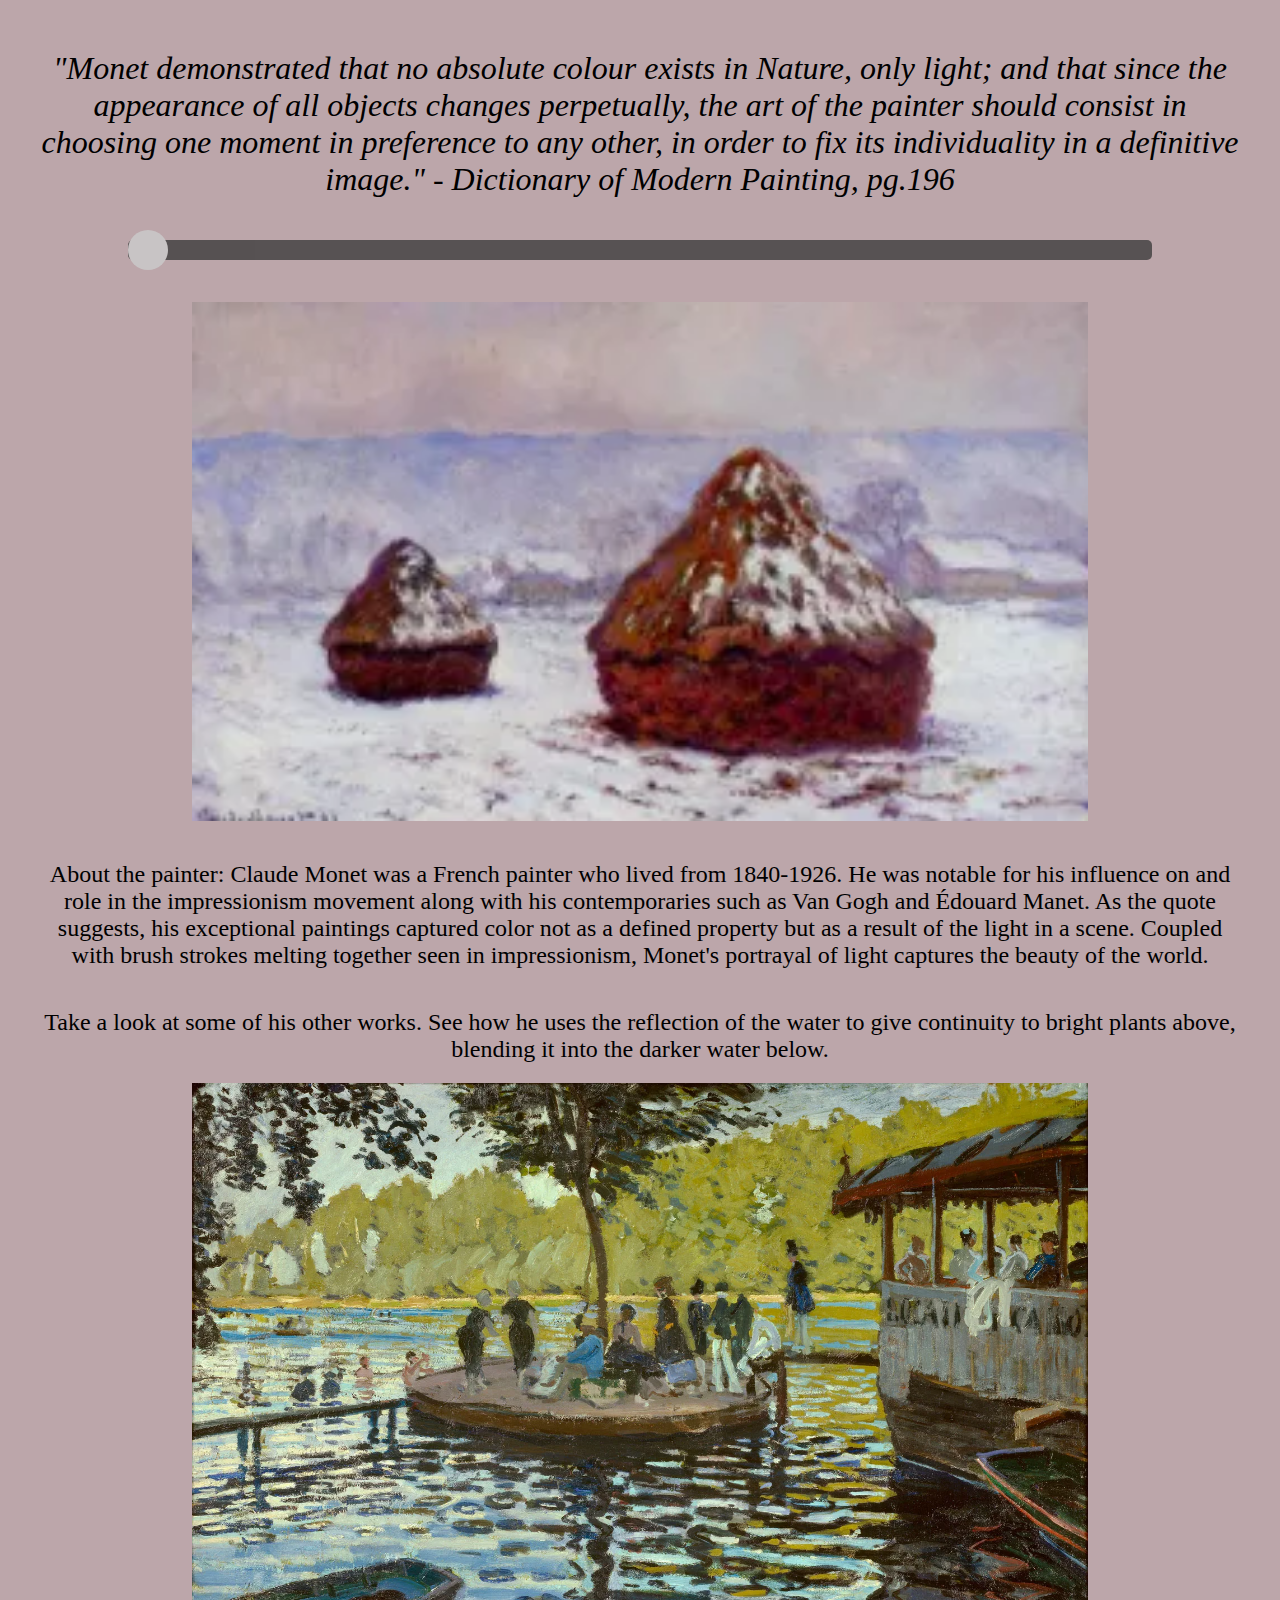
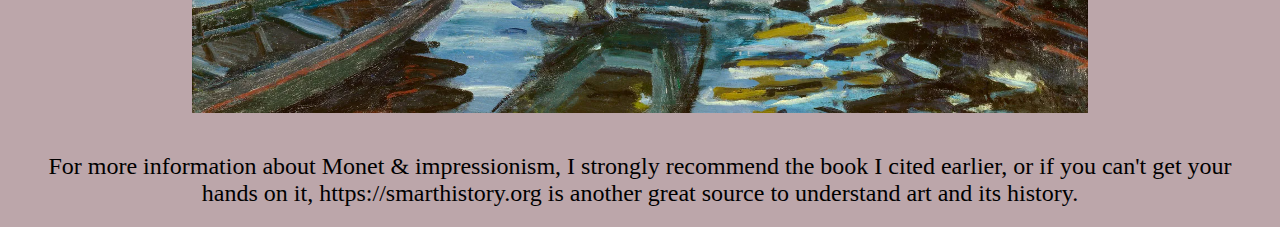
<file: Monet/index.html>
<!DOCTYPE html>
<html lang="en">

<link rel="stylesheet" href="style.css">


    <head></head>

    <header id="header">"Monet demonstrated that no absolute colour
        exists in Nature, only light; and that since the appearance of all objects changes perpetually, the
        art of the painter should consist in choosing one moment in preference to any other, in order to
        fix its individuality in a definitive image." - Dictionary of Modern Painting, pg.196</header>

    <div id="slideContainer" class="slidecontainer">
        <input type="range" min="1" max="4" value="1" class="slider" id="myRange">
    </div>
    
    <div id="imageContainer">
        <img id="sliderImage" src="mm1.png" alt="Slider Image">
    </div>


    <p id="body">
        About the painter: Claude Monet was a French painter who lived from 1840-1926. He was notable for his 
        influence on and role in the impressionism movement along with his contemporaries such as Van Gogh and Édouard Manet.
        As the quote suggests, his exceptional paintings captured color not as a defined property but as a result of the light in a scene.
        Coupled with brush strokes melting together seen in impressionism, Monet's portrayal of light captures the beauty of the world.
    </p>

    <p id="body2"> Take a look at some of his other works. See how he uses the reflection of the water to give continuity to bright plants above, blending it into the darker water below. </p>

    <div id="imageContainer2">
        <img id="sliderImage" src="aaaa.webp" alt="Slider Image">
    </div>

    <p id="body3"> For more information about Monet & impressionism, I strongly recommend the book I cited earlier, or if you can't get your hands on it,
        https://smarthistory.org is another great source to understand art and its history. </p>

    <script src="scripts.js"></script>

</html>
</file>
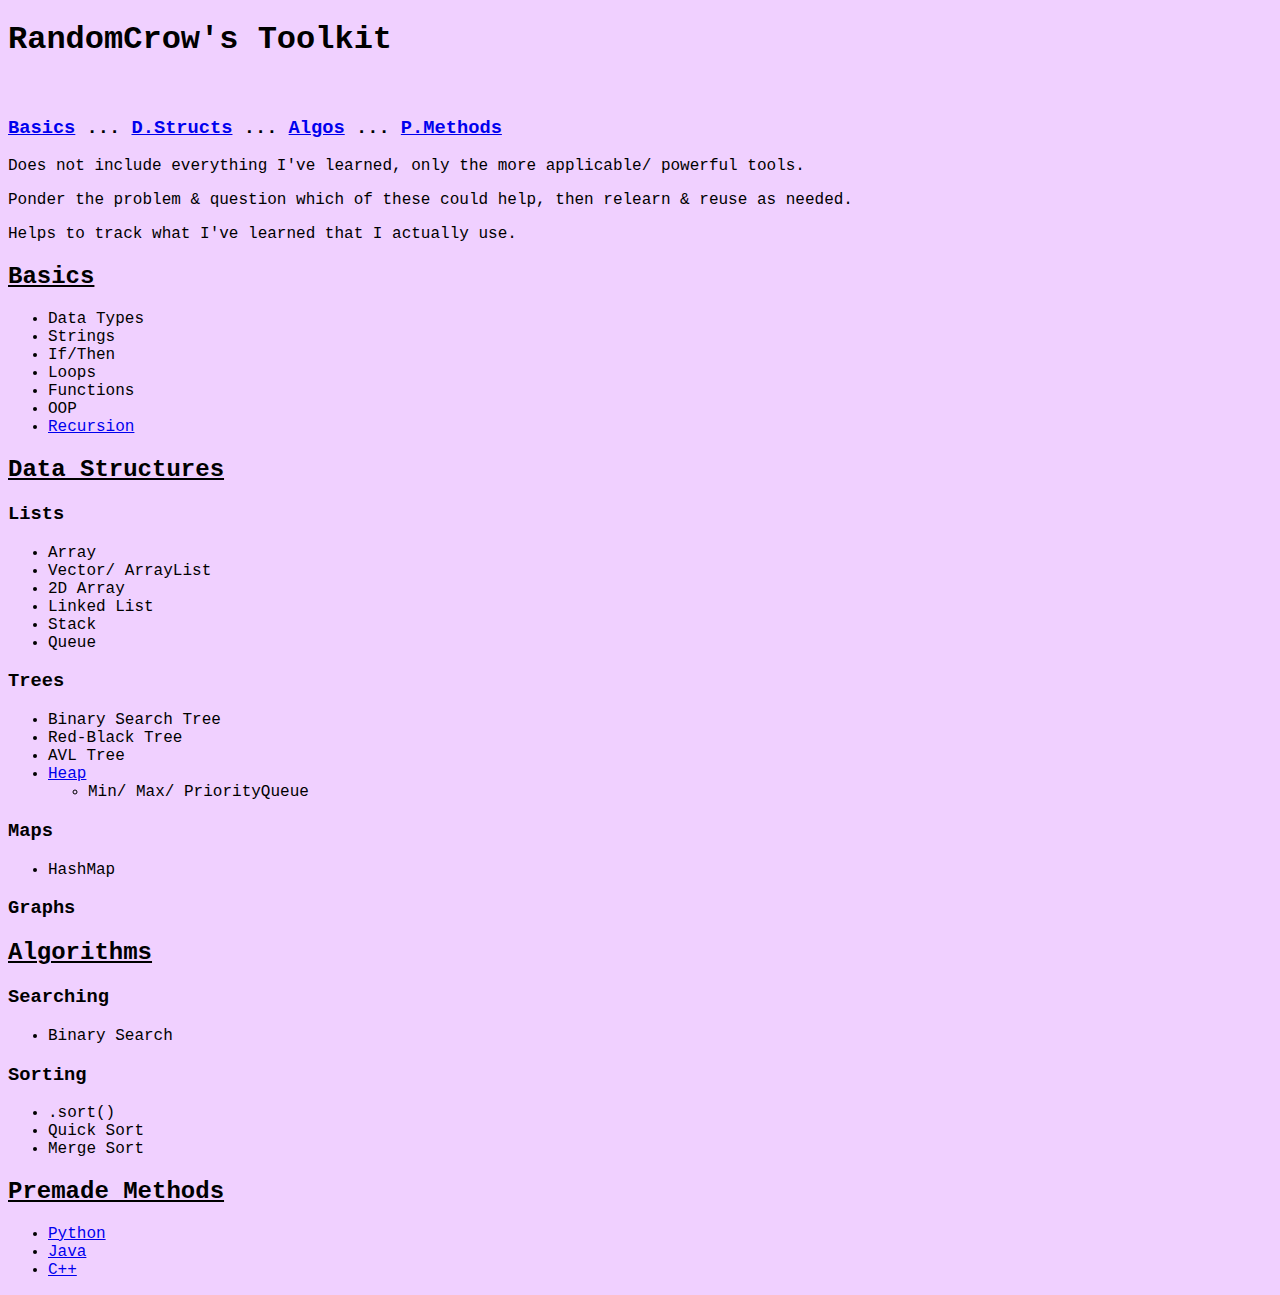
<file: toolkit/index.html>
<!DOCTYPE HTML>
<head>

    <title>RandomCrow :3</title>
    <meta name = "authors" content = "RandomCrow">
    <link rel="stylesheet" href="styles.css">
    <link rel="stylesheet" href="https://fonts.googleapis.com/css?family=Sofia&effect=emboss">

</head>

<body>
    <!--img src="lain dancing.gif" id = "leftGif2"-->


    <h1>RandomCrow's Toolkit</h1>
    </br>

    <h3><a href="#sect1">Basics</a>   ...    <a href="#sect2">D.Structs</a>   ...    <a href="#sect3">Algos</a>   ...    <a href="#sect4">P.Methods</a></h3>

    <p>Does not include everything I've learned, only the more applicable/ powerful tools.</p>
    <p>Ponder the problem & question which of these could help, then relearn & reuse as needed.</p>
    <p>Helps to track what I've learned that I actually use.</p>



    
<div id="sect1">
    <h2>Basics</h2>
    <ul>
        <li>Data Types</li>
        <li>Strings</li>
        <li>If/Then</li>
        <li>Loops</li>
        <li>Functions</li>
        <li>OOP</li>
        <li><a href="https://codingbat.com/java/Recursion-1">Recursion</a></li>
    </ul>
</div>




<div id="sect2">
    <h2>Data Structures</h2>
    <h3>Lists</h3>
        <ul>
            <li>Array</li>
            <li>Vector/ ArrayList</li>
            <li>2D Array</li>
            <li>Linked List</li>
            <li>Stack</li>
            <li>Queue</li>
        </ul>
    <h3>Trees</h3>
        <ul>
            <li>Binary Search Tree</li>
            <li>Red-Black Tree</li>
            <li>AVL Tree</li>
            <li><a href="https://www.geeksforgeeks.org/dsa/heap-data-structure/">Heap</a></li>
            <ul>
                <li>Min/ Max/ PriorityQueue</li>
            </ul>
        </ul>
    <h3>Maps</h3>
        <ul>
            <li>HashMap</li>
        </ul>
    <h3>Graphs</h3>
</div>


<div id="sect3">
    <h2>Algorithms</h2>
        <h3>Searching</h3>
            <ul>
                <li>Binary Search</li>
            </ul>
        <h3>Sorting</h3>
            <ul>
                <li>.sort()</li>
                <li>Quick Sort</li>
                <li>Merge Sort</li>
            </ul>
</div>



<div id="sect4">
   <h2>Premade Methods</h2>
        <ul>
            <li><a href="https://www.w3schools.com/python/python_reference.asp">Python</a></li>
            <li><a href="https://www.w3schools.com/java/java_ref_reference.asp">Java</li>
            <li><a href="https://www.w3schools.com/cpp/cpp_ref_reference.asp">C++</a></li>
        </ul>
</div>


</body>
</file>
<file: Monet/style.css>
body {
    margin: 0;
    padding: 0;
    color: black;
    
}

header{
    color: black;
    background-color: #BCA6AA;
    transition: background-color 0.5s ease;
    text-align: center;
    padding-top: 50px;
    padding-left: 40px;
    padding-right: 40px;
    font-family: American Typewriter, serif;
    font-style: oblique;
    font-size: xx-large;
}

.slidecontainer {
    width: 100%;
    padding-top: 40px;
    padding-bottom: 40px;
    background-color: #BCA6AA;
    transition: background-color 0.5s ease;
    display: flex;
    justify-content: center;
    z-index: 1000;
}

.slider {
    width: 80%;
    appearance: none;
    height: 20px;
    border-radius: 5px;
    background: #3d3d3d;
    outline: none;
    opacity: 0.8;
    transition: opacity 0.2s;
}

.slider:hover {
    opacity: 1;
}

.slider::-webkit-slider-thumb {
    appearance: none;
    width: 40px;
    height: 40px;
    border-radius: 50%;
    background: #cccccc;
    cursor: pointer;
}

.slider::-moz-range-thumb {
    width: 40px;
    height: 40px;
    border-radius: 50%;
    background: #cccccc;
    cursor: pointer;
}

#imageContainer {
    width: 100%;
    height: 100%;
    display: flex;
    justify-content: center;
    overflow: hidden;
    background-color: #BCA6AA;
    transition: background-color 0.5s ease;
    padding-bottom: 20px;
}

#imageContainer2 {
    width: 100%;
    height: 100%;
    display: flex;
    justify-content: center;
    overflow: hidden;
    background-color: #BCA6AA;
    transition: background-color 0.5s ease;
    padding-bottom: 20px;
}

#sliderImage {
    max-width: 70vw;
    max-height: 70vh;
    display: block;
    flex: 1;
}

#body {
    margin: 0;
    padding: 20px;
    color: black;
    background-color: #BCA6AA;
    font-family: American Typewriter, serif;
    text-align: center;
    font-size: x-large;
    padding-left: 40px;
    padding-right: 40px;
    transition: background-color 0.5s ease;
}

#body2 {
    margin: 0;
    padding: 20px;
    color: black;
    background-color: #BCA6AA;
    font-family: American Typewriter, serif;
    text-align: center;
    font-size: x-large;
    padding-left: 40px;
    padding-right: 40px;
    transition: background-color 0.5s ease;
}

#body3 {
    margin: 0;
    padding: 20px;
    color: black;
    background-color: #BCA6AA;
    font-family: American Typewriter, serif;
    text-align: center;
    font-size: x-large;
    padding-left: 40px;
    padding-right: 40px;
    transition: background-color 0.5s ease;
}
</file>
<file: toolkit/styles.css>
body{
    text-align: left;
    color: rgb(0, 0, 0);
    background-color: rgb(240, 208, 255);
    font-family: 'Courier New', Courier, monospace;
}

h2{
    text-decoration: underline
}

#leftGif2 {
    position: absolute;
    right: 20px;
    top: 300px;
    width: 300px;
}
</file>
